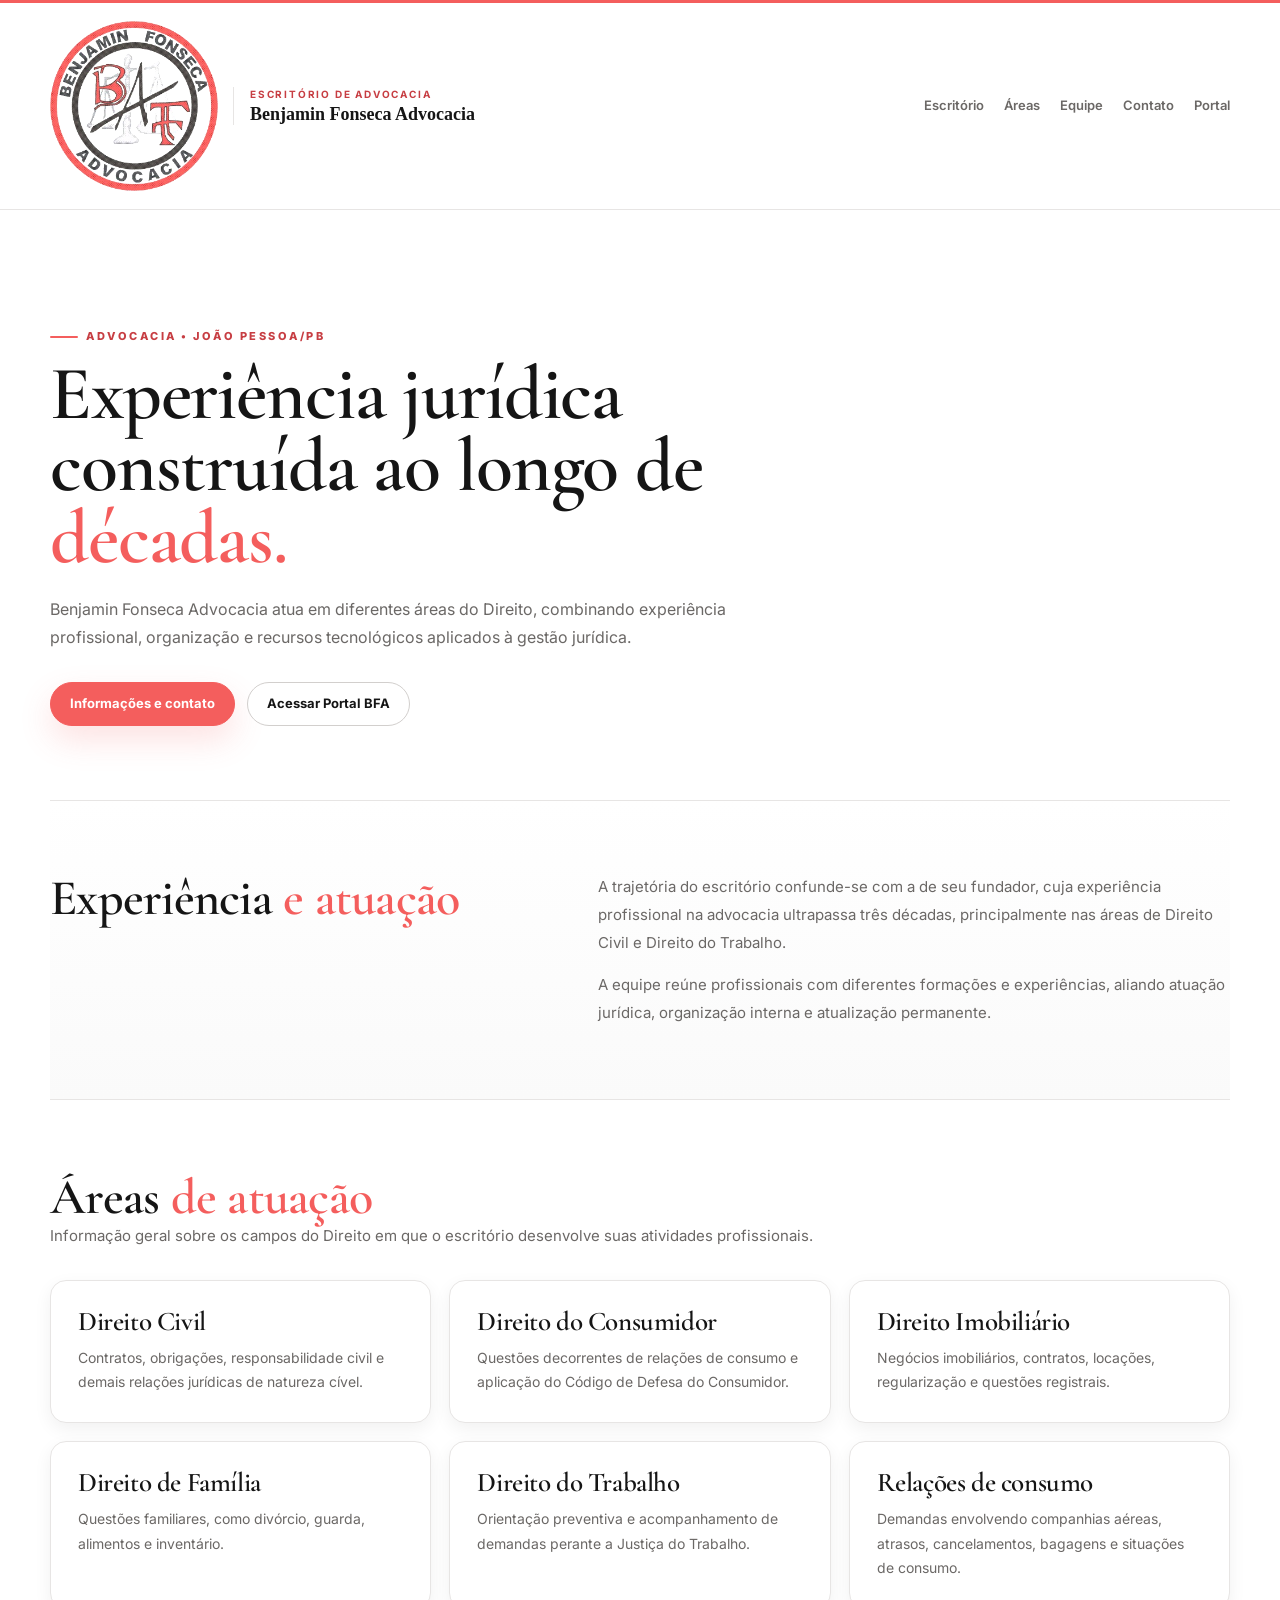
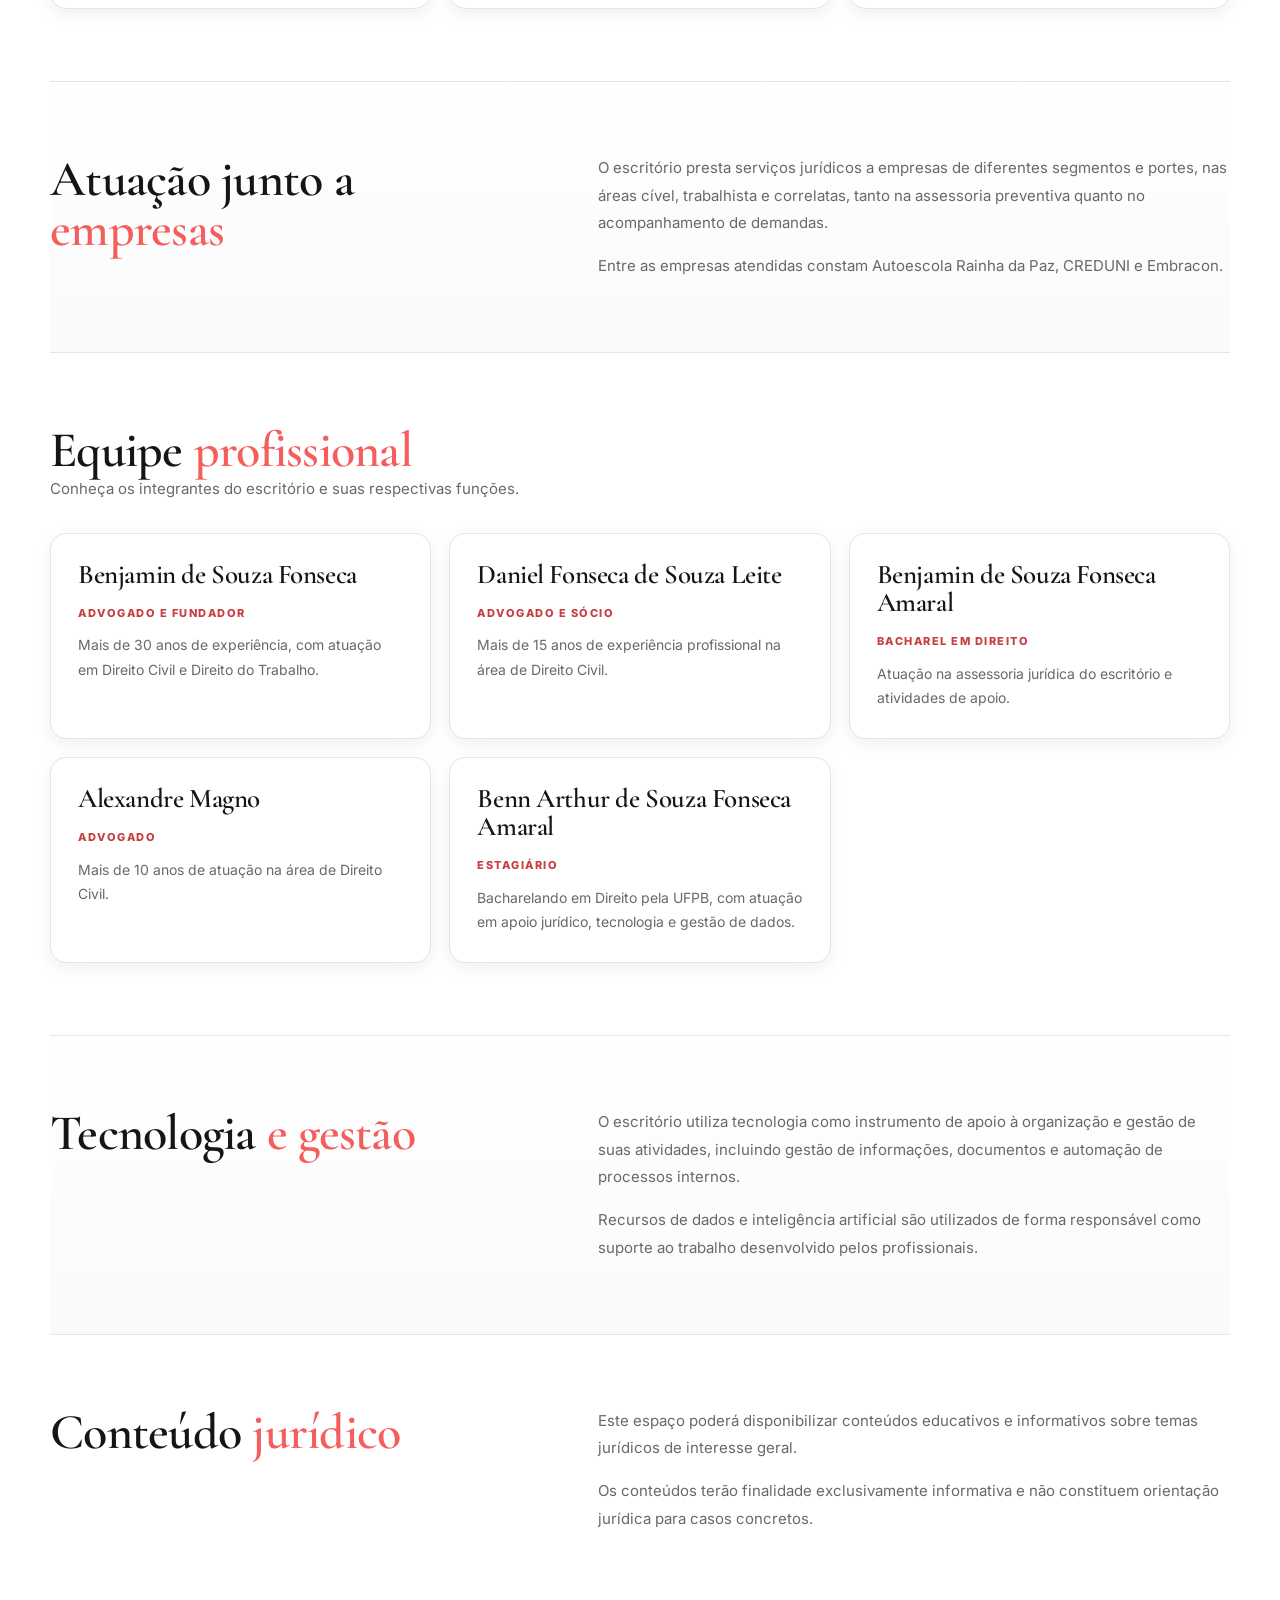
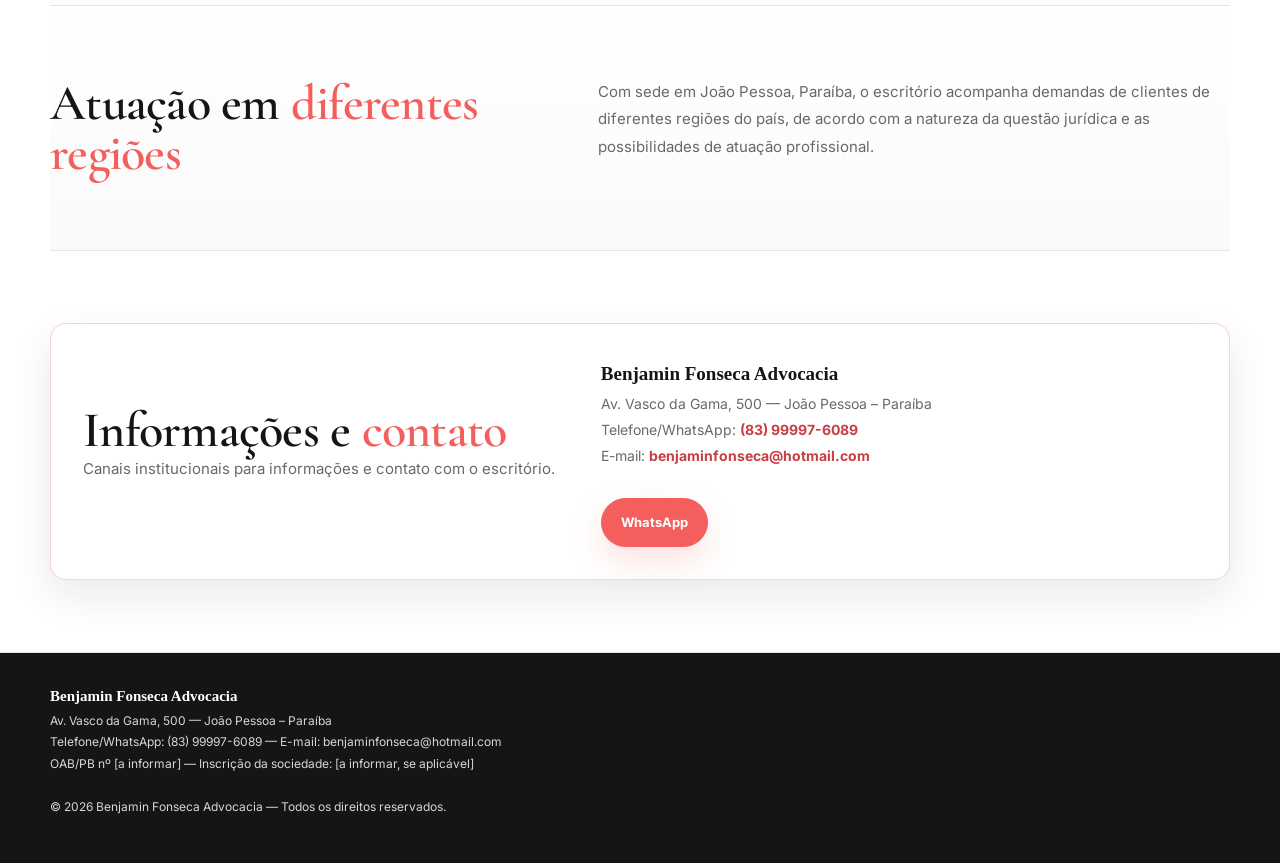
<file: index.html>
<!doctype html><html lang="pt-BR"><head><meta charset="utf-8"><meta name="viewport" content="width=device-width,initial-scale=1"><title>Benjamin Fonseca Advocacia</title><meta name="description" content="Benjamin Fonseca Advocacia — escritório de advocacia em João Pessoa/PB."><link rel="icon" href="assets/favicon.png"><link rel="stylesheet" href="styles.css"></head><body>
<header class="site-header"><div class="container nav"><div class="brand"><img src="assets/bfa-logo.png" alt="Benjamin Fonseca Advocacia"><div class="brand-copy"><small>Escritório de advocacia</small><strong>Benjamin Fonseca Advocacia</strong></div></div><nav class="navlinks"><a href="#escritorio">Escritório</a><a href="#areas">Áreas</a><a href="#equipe">Equipe</a><a href="#contato">Contato</a><a href="portal.html">Portal</a></nav></div></header>
<main class="container">
<section class="hero"><div class="eyebrow">Advocacia • João Pessoa/PB</div><h1>Experiência jurídica construída ao longo de <span class="text-gold">décadas.</span></h1><p>Benjamin Fonseca Advocacia atua em diferentes áreas do Direito, combinando experiência profissional, organização e recursos tecnológicos aplicados à gestão jurídica.</p><div class="actions"><a class="btn primary" href="#contato">Informações e contato</a><a class="btn" href="portal.html">Acessar Portal BFA</a></div></section>
<section id="escritorio" class="public-section"><div class="two-col"><h2 class="section-title">Experiência <span class="text-gold">e atuação</span></h2><div class="copy"><p>A trajetória do escritório confunde-se com a de seu fundador, cuja experiência profissional na advocacia ultrapassa três décadas, principalmente nas áreas de Direito Civil e Direito do Trabalho.</p><p>A equipe reúne profissionais com diferentes formações e experiências, aliando atuação jurídica, organização interna e atualização permanente.</p></div></div></section>
<section id="areas" class="public-section"><h2 class="section-title">Áreas <span class="text-gold">de atuação</span></h2><p class="copy">Informação geral sobre os campos do Direito em que o escritório desenvolve suas atividades profissionais.</p><div class="cards">
<article class="card"><h3>Direito Civil</h3><p>Contratos, obrigações, responsabilidade civil e demais relações jurídicas de natureza cível.</p></article><article class="card"><h3>Direito do Consumidor</h3><p>Questões decorrentes de relações de consumo e aplicação do Código de Defesa do Consumidor.</p></article><article class="card"><h3>Direito Imobiliário</h3><p>Negócios imobiliários, contratos, locações, regularização e questões registrais.</p></article><article class="card"><h3>Direito de Família</h3><p>Questões familiares, como divórcio, guarda, alimentos e inventário.</p></article><article class="card"><h3>Direito do Trabalho</h3><p>Orientação preventiva e acompanhamento de demandas perante a Justiça do Trabalho.</p></article><article class="card"><h3>Relações de consumo</h3><p>Demandas envolvendo companhias aéreas, atrasos, cancelamentos, bagagens e situações de consumo.</p></article></div></section>
<section class="public-section"><div class="two-col"><h2 class="section-title">Atuação junto a <span class="text-gold">empresas</span></h2><div class="copy"><p>O escritório presta serviços jurídicos a empresas de diferentes segmentos e portes, nas áreas cível, trabalhista e correlatas, tanto na assessoria preventiva quanto no acompanhamento de demandas.</p><p>Entre as empresas atendidas constam Autoescola Rainha da Paz, CREDUNI e Embracon.</p></div></div></section>
<section id="equipe" class="public-section"><h2 class="section-title">Equipe <span class="text-gold">profissional</span></h2><p class="copy">Conheça os integrantes do escritório e suas respectivas funções.</p><div class="team"><article class="card"><h3>Benjamin de Souza Fonseca</h3><span class="role">Advogado e fundador</span><p>Mais de 30 anos de experiência, com atuação em Direito Civil e Direito do Trabalho.</p></article><article class="card"><h3>Daniel Fonseca de Souza Leite</h3><span class="role">Advogado e sócio</span><p>Mais de 15 anos de experiência profissional na área de Direito Civil.</p></article><article class="card"><h3>Benjamin de Souza Fonseca Amaral</h3><span class="role">Bacharel em Direito</span><p>Atuação na assessoria jurídica do escritório e atividades de apoio.</p></article><article class="card"><h3>Alexandre Magno</h3><span class="role">Advogado</span><p>Mais de 10 anos de atuação na área de Direito Civil.</p></article><article class="card"><h3>Benn Arthur de Souza Fonseca Amaral</h3><span class="role">Estagiário</span><p>Bacharelando em Direito pela UFPB, com atuação em apoio jurídico, tecnologia e gestão de dados.</p></article></div></section>
<section class="public-section"><div class="two-col"><h2 class="section-title">Tecnologia <span class="text-gold">e gestão</span></h2><div class="copy"><p>O escritório utiliza tecnologia como instrumento de apoio à organização e gestão de suas atividades, incluindo gestão de informações, documentos e automação de processos internos.</p><p>Recursos de dados e inteligência artificial são utilizados de forma responsável como suporte ao trabalho desenvolvido pelos profissionais.</p></div></div></section>
<section class="public-section"><div class="two-col"><h2 class="section-title">Conteúdo <span class="text-gold">jurídico</span></h2><div class="copy"><p>Este espaço poderá disponibilizar conteúdos educativos e informativos sobre temas jurídicos de interesse geral.</p><p>Os conteúdos terão finalidade exclusivamente informativa e não constituem orientação jurídica para casos concretos.</p></div></div></section>
<section class="public-section"><div class="two-col"><h2 class="section-title">Atuação em <span class="text-gold">diferentes regiões</span></h2><div class="copy"><p>Com sede em João Pessoa, Paraíba, o escritório acompanha demandas de clientes de diferentes regiões do país, de acordo com a natureza da questão jurídica e as possibilidades de atuação profissional.</p></div></div></section>
<section id="contato" class="public-section"><div class="panel contact"><div><h2 class="section-title">Informações e <span class="text-gold">contato</span></h2><p class="copy">Canais institucionais para informações e contato com o escritório.</p></div><address><strong>Benjamin Fonseca Advocacia</strong><br>Av. Vasco da Gama, 500 — João Pessoa – Paraíba<br>Telefone/WhatsApp: <a href="https://wa.me/5583999976089" target="_blank">(83) 99997-6089</a><br>E-mail: <a href="mailto:benjaminfonseca@hotmail.com">benjaminfonseca@hotmail.com</a><div class="actions"><a class="btn primary" href="https://wa.me/5583999976089" target="_blank">WhatsApp</a></div></address></div></section>
</main><footer><div class="container"><strong>Benjamin Fonseca Advocacia</strong><br>Av. Vasco da Gama, 500 — João Pessoa – Paraíba<br>Telefone/WhatsApp: (83) 99997-6089 — E-mail: benjaminfonseca@hotmail.com<br>OAB/PB nº [a informar] — Inscrição da sociedade: [a informar, se aplicável]<br><br>© 2026 Benjamin Fonseca Advocacia — Todos os direitos reservados.</div></footer>
</body></html>
</file>
<file: styles.css>
@import url('https://fonts.googleapis.com/css2?family=Cormorant+Garamond:wght@500;600;700&family=Inter:wght@400;500;600;700&display=swap');

/* =========================================================
   BENJAMIN FONSECA ADVOCACIA — IDENTIDADE VISUAL
   Paleta baseada na marca enviada:
   branco predominante + preto/grafite + vermelho coral.
   ========================================================= */

:root {
    --bg: #ffffff;
    --bg-soft: #fafafa;
    --bg-soft-2: #f4f4f4;

    --ink: #151515;
    --ink-2: #2f2d2c;
    --muted: #6b6866;

    --red: #f45e5d;
    --red-dark: #c73e43;
    --red-soft: #fff1f1;
    --red-line: rgba(244, 94, 93, .28);

    --white: #ffffff;
    --border: #e7e5e4;
    --border-strong: #d2cfcd;

    --shadow-sm: 0 6px 18px rgba(21, 21, 21, .06);
    --shadow: 0 16px 40px rgba(21, 21, 21, .09);
    --shadow-red: 0 14px 32px rgba(244, 94, 93, .18);

    --radius-sm: 10px;
    --radius: 16px;
    --radius-lg: 22px;

    --container: 1180px;
}

/* ============================= */
/* RESET / BASE                   */
/* ============================= */

* {
    box-sizing: border-box;
}

html {
    scroll-behavior: smooth;
}

body {
    margin: 0;
    min-height: 100vh;
    color: var(--ink);
    background: var(--bg);
    font-family: Inter, Arial, sans-serif;
    line-height: 1.5;
    -webkit-font-smoothing: antialiased;
    text-rendering: optimizeLegibility;
}

body::selection {
    background: var(--red);
    color: var(--white);
}

img {
    display: block;
    max-width: 100%;
}

a {
    color: inherit;
    text-decoration: none;
}

button,
input {
    font: inherit;
}

button {
    color: inherit;
}

h1,
h2,
h3 {
    margin-top: 0;
    font-family: "Cormorant Garamond", Georgia, serif;
    font-weight: 600;
    letter-spacing: -.015em;
}

p {
    margin-top: 0;
}

.container {
    width: min(var(--container), calc(100% - 40px));
    margin-inline: auto;
}

.gold,
.text-gold {
    color: var(--red);
}

.panel {
    background: var(--white);
    border: 1px solid var(--border);
    border-radius: var(--radius);
    box-shadow: var(--shadow);
}

:focus-visible {
    outline: 3px solid rgba(244, 94, 93, .28);
    outline-offset: 3px;
}

/* ============================= */
/* CABEÇALHO / MARCA             */
/* ============================= */

.site-header,
.portal-header {
    position: sticky;
    top: 0;
    z-index: 1000;
    border-top: 3px solid var(--red);
    border-bottom: 1px solid var(--border);
    background: rgba(255, 255, 255, .94);
    backdrop-filter: blur(14px);
}

.site-header {
    padding: 18px 0;
}

.nav,
.portal-top {
    display: flex;
    align-items: center;
    justify-content: space-between;
    gap: 24px;
}

.brand,
.portal-brand {
    display: flex;
    align-items: center;
    gap: 15px;
    min-width: 0;
}

.brand img,
.portal-brand img {
    width: 168px;
    height: auto;
    object-fit: contain;
}

.brand-copy {
    padding-left: 16px;
    border-left: 1px solid var(--border);
}

.brand-copy small {
    display: block;
    margin-bottom: 3px;
    color: var(--red-dark);
    font-size: 10px;
    font-weight: 700;
    letter-spacing: 1.8px;
    text-transform: uppercase;
}

.brand-copy strong {
    display: block;
    color: var(--ink);
    font: 600 18px/1.1 Georgia, serif;
}

.navlinks {
    display: flex;
    flex-wrap: wrap;
    justify-content: flex-end;
    gap: 20px;
    color: var(--muted);
    font-size: 13px;
    font-weight: 600;
}

.navlinks a,
.portal-nav a {
    position: relative;
    transition: color .18s ease;
}

.navlinks a::after,
.portal-nav a::after {
    content: "";
    position: absolute;
    right: 0;
    bottom: -6px;
    left: 0;
    height: 2px;
    border-radius: 999px;
    background: var(--red);
    transform: scaleX(0);
    transform-origin: center;
    transition: transform .18s ease;
}

.navlinks a:hover,
.portal-nav a:hover {
    color: var(--red-dark);
}

.navlinks a:hover::after,
.portal-nav a:hover::after {
    transform: scaleX(1);
}

/* ============================= */
/* BOTÕES                        */
/* ============================= */

.btn {
    display: inline-flex;
    align-items: center;
    justify-content: center;
    min-height: 44px;
    padding: 11px 19px;
    border: 1px solid var(--border-strong);
    border-radius: 999px;
    background: var(--white);
    color: var(--ink);
    font-size: 13px;
    font-weight: 700;
    transition: transform .18s ease, border-color .18s ease, background .18s ease, color .18s ease, box-shadow .18s ease;
}

.btn:hover {
    transform: translateY(-2px);
    border-color: var(--ink);
    box-shadow: var(--shadow-sm);
}

.btn.primary {
    color: var(--white);
    background: var(--red);
    border-color: var(--red);
    box-shadow: var(--shadow-red);
}

.btn.primary:hover {
    color: var(--white);
    background: var(--red-dark);
    border-color: var(--red-dark);
}

/* ============================= */
/* PÁGINA INSTITUCIONAL          */
/* ============================= */

.hero {
    padding: clamp(64px, 10vw, 110px) 0 74px;
}

.eyebrow {
    display: inline-flex;
    align-items: center;
    gap: 8px;
    color: var(--red-dark);
    font-size: 11px;
    font-weight: 800;
    letter-spacing: 2.5px;
    text-transform: uppercase;
}

.eyebrow::before {
    content: "";
    width: 28px;
    height: 2px;
    border-radius: 99px;
    background: var(--red);
}

.hero h1 {
    max-width: 880px;
    margin: 13px 0 20px;
    color: var(--ink);
    font-size: clamp(45px, 6.2vw, 76px);
    line-height: .95;
}

.hero p {
    max-width: 760px;
    color: var(--muted);
    font-size: 16px;
    line-height: 1.8;
}

.actions {
    display: flex;
    flex-wrap: wrap;
    gap: 12px;
    margin-top: 30px;
}

section.public-section {
    padding: 72px 0;
    border-top: 1px solid var(--border);
}

section.public-section:nth-of-type(even) {
    background: linear-gradient(180deg, #fff 0%, var(--bg-soft) 100%);
}

.two-col {
    display: grid;
    grid-template-columns: .85fr 1.15fr;
    gap: clamp(32px, 7vw, 80px);
    align-items: start;
}

.section-title {
    margin: 0;
    color: var(--ink);
    font-size: clamp(34px, 4vw, 50px);
    line-height: 1;
}

.copy {
    color: var(--muted);
    font-size: 15px;
    line-height: 1.85;
}

.copy p:last-child {
    margin-bottom: 0;
}

.cards,
.team {
    display: grid;
    grid-template-columns: repeat(3, minmax(0, 1fr));
    gap: 18px;
    margin-top: 30px;
}

.card {
    padding: 27px;
    border: 1px solid var(--border);
    border-radius: var(--radius);
    background: var(--white);
    box-shadow: var(--shadow-sm);
    transition: transform .18s ease, border-color .18s ease, box-shadow .18s ease;
}

.card:hover {
    transform: translateY(-3px);
    border-color: var(--red-line);
    box-shadow: var(--shadow);
}

.card h3 {
    margin-bottom: 10px;
    color: var(--ink);
    font-size: 27px;
    line-height: 1.05;
}

.card p {
    margin-bottom: 0;
    color: var(--muted);
    font-size: 14px;
    line-height: 1.75;
}

.role {
    display: inline-block;
    margin-bottom: 12px;
    color: var(--red-dark);
    font-size: 11px;
    font-weight: 800;
    letter-spacing: 1.5px;
    text-transform: uppercase;
}

.contact {
    display: grid;
    grid-template-columns: .9fr 1.1fr;
    gap: 30px;
    padding: 32px;
    align-items: center;
    border-color: var(--red-line);
    box-shadow: var(--shadow);
}

.contact address {
    color: var(--muted);
    font-size: 14px;
    line-height: 1.85;
    font-style: normal;
}

.contact address strong {
    color: var(--ink);
    font-family: Georgia, serif;
    font-size: 19px;
}

.contact address a {
    color: var(--red-dark);
    font-weight: 700;
}

footer {
    padding: 30px 0 46px;
    border-top: 1px solid var(--border);
    background: var(--ink);
    color: #d9d6d4;
    font-size: 12px;
    line-height: 1.8;
}

footer strong {
    color: var(--white);
    font-family: Georgia, serif;
    font-size: 15px;
}

/* ============================= */
/* LOGIN                         */
/* ============================= */

.login {
    display: flex;
    min-height: 100vh;
    align-items: center;
    justify-content: center;
    padding: 32px 20px;
    background:
        radial-gradient(circle at 50% 0%, rgba(244, 94, 93, .14), transparent 34%),
        linear-gradient(180deg, #fff 0%, #f7f7f7 100%);
}

.login-box {
    width: min(430px, 100%);
    padding: 36px;
    text-align: center;
    border-top: 5px solid var(--red);
}

.login-box > img {
    width: 155px;
    margin: 0 auto 18px;
}

.login-box h1 {
    margin-bottom: 6px;
    color: var(--ink);
    font-size: 42px;
}

.login-box > p {
    margin-bottom: 25px;
    color: var(--muted);
    font-size: 13px;
}

.login-box form {
    text-align: left;
}

.field {
    margin-bottom: 15px;
}

.field label {
    display: block;
    margin-bottom: 7px;
    color: var(--ink-2);
    font-size: 12px;
    font-weight: 700;
}

.field input {
    width: 100%;
    height: 46px;
    padding: 0 14px;
    border: 1px solid var(--border-strong);
    border-radius: 10px;
    background: var(--white);
    color: var(--ink);
    transition: border-color .18s ease, box-shadow .18s ease;
}

.field input:focus {
    border-color: var(--red);
    box-shadow: 0 0 0 4px rgba(244, 94, 93, .12);
    outline: none;
}

.login-box form .btn {
    width: 100%;
    margin-top: 4px;
}

.login-error {
    display: none;
    margin: 5px 0 13px;
    padding: 10px 12px;
    border: 1px solid #f1b7b8;
    border-radius: 9px;
    background: var(--red-soft);
    color: var(--red-dark);
    font-size: 12px;
    font-weight: 600;
    text-align: center;
}

.back {
    display: inline-block;
    margin-top: 22px;
    color: var(--muted);
    font-size: 12px;
    font-weight: 600;
}

.back:hover {
    color: var(--red-dark);
}

/* ============================= */
/* PORTAL                        */
/* ============================= */

.portal-shell {
    display: none;
    min-height: 100vh;
    background:
        linear-gradient(180deg, #fff 0%, #fbfbfb 45%, #f5f5f5 100%);
}

.portal-shell.active {
    display: block;
}

.portal-header {
    position: sticky;
    top: 0;
    padding: 12px 0;
}

.portal-brand img {
    width: 140px;
}

.portal-top > div:last-child {
    display: flex;
    align-items: flex-end;
    gap: 18px;
}

.clock {
    color: var(--muted);
    font-size: 11px;
    line-height: 1.35;
    text-align: right;
    text-transform: capitalize;
}

.clock .gold {
    color: var(--red-dark);
    font-size: 13px;
    font-weight: 800;
}

.portal-nav {
    display: flex;
    align-items: center;
    gap: 14px;
    color: var(--muted);
    font-size: 12px;
    font-weight: 700;
}

.logout {
    padding: 7px 12px;
    border: 1px solid var(--border-strong);
    border-radius: 999px;
    background: var(--white);
    color: var(--ink);
    font-size: 12px;
    font-weight: 700;
    cursor: pointer;
    transition: .18s ease;
}

.logout:hover {
    border-color: var(--red);
    color: var(--red-dark);
    background: var(--red-soft);
}

.portal-main {
    padding: 50px 0 80px;
}

.portal-hero {
    position: relative;
    overflow: hidden;
    padding: clamp(38px, 6vw, 70px);
    border: 1px solid var(--border);
    border-radius: var(--radius-lg);
    background:
        radial-gradient(circle at 100% 0%, rgba(244, 94, 93, .12), transparent 36%),
        linear-gradient(135deg, #fff 0%, #fafafa 100%);
    box-shadow: var(--shadow-sm);
}

.portal-hero::after {
    content: "";
    position: absolute;
    right: 32px;
    bottom: 24px;
    width: 100px;
    height: 100px;
    border-right: 2px solid rgba(244, 94, 93, .18);
    border-bottom: 2px solid rgba(244, 94, 93, .18);
    border-radius: 0 0 18px 0;
}

.portal-hero h1 {
    position: relative;
    z-index: 1;
    max-width: 780px;
    margin: 13px 0 12px;
    color: var(--ink);
    font-size: clamp(38px, 5vw, 62px);
    line-height: .97;
}

.portal-hero p {
    position: relative;
    z-index: 1;
    max-width: 680px;
    margin: 0;
    color: var(--muted);
    font-size: 15px;
}

.section {
    padding-top: 56px;
}

.section-head {
    display: flex;
    align-items: end;
    justify-content: space-between;
    gap: 20px;
    margin-bottom: 22px;
}

.section-head h2 {
    margin: 0;
    color: var(--ink);
    font-size: clamp(32px, 4vw, 44px);
    line-height: 1;
}

.section-sub {
    color: var(--muted);
    font-size: 12px;
    line-height: 1.5;
}

.management-grid {
    display: grid;
    grid-template-columns: repeat(3, minmax(0, 1fr));
    gap: 16px;
}

.management-card {
    display: flex;
    align-items: center;
    gap: 15px;
    min-height: 92px;
    padding: 16px;
    border: 1px solid var(--border);
    border-radius: var(--radius);
    background: var(--white);
    box-shadow: var(--shadow-sm);
    transition: transform .18s ease, border-color .18s ease, box-shadow .18s ease;
}

.management-card:hover {
    transform: translateY(-3px);
    border-color: var(--red-line);
    box-shadow: var(--shadow);
}

.system-logo {
    width: 42px;
    height: 42px;
    padding: 7px;
    flex: 0 0 42px;
    border: 1px solid var(--border);
    border-radius: 11px;
    background: var(--bg-soft);
    object-fit: contain;
}

.management-card h3 {
    margin: 0 0 4px;
    color: var(--ink);
    font: 700 15px/1.2 Inter, Arial, sans-serif;
    letter-spacing: 0;
}

.management-card p {
    margin: 0;
    color: var(--muted);
    font-size: 12px;
    line-height: 1.45;
}

.productivity-grid {
    display: grid;
    grid-template-columns: repeat(3, minmax(0, 1fr));
    gap: 14px;
}

.productivity-card {
    display: grid;
    grid-template-columns: 42px minmax(0, 1fr) auto;
    align-items: center;
    gap: 13px;
    min-height: 82px;
    padding: 14px 15px;
    border: 1px solid var(--border);
    border-radius: var(--radius);
    background: var(--white);
    box-shadow: var(--shadow-sm);
    transition: transform .18s ease, border-color .18s ease, box-shadow .18s ease;
}

.productivity-card:hover {
    transform: translateY(-3px);
    border-color: var(--red-line);
    box-shadow: var(--shadow);
}

.productivity-logo {
    width: 42px;
    height: 42px;
    padding: 6px;
    border: 1px solid var(--border);
    border-radius: 10px;
    background: var(--bg-soft);
    object-fit: contain;
}

.productivity-info {
    min-width: 0;
}

.productivity-title {
    overflow: hidden;
    color: var(--ink);
    font-size: 13px;
    font-weight: 800;
    text-overflow: ellipsis;
    white-space: nowrap;
}

.productivity-desc {
    margin-top: 3px;
    overflow: hidden;
    color: var(--muted);
    font-size: 11px;
    line-height: 1.35;
    text-overflow: ellipsis;
    white-space: nowrap;
}

.arrow {
    color: var(--red-dark);
    font-size: 16px;
    font-weight: 800;
    transition: transform .18s ease;
}

.management-card:hover .arrow,
.productivity-card:hover .arrow,
.tribunal:hover .arrow {
    transform: translate(2px, -2px);
}

\.search-section {
    margin-top: 62px;
    padding: 28px;
    border: 1px solid var(--border);
    border-radius: var(--radius-lg);
    background: var(--white);
    box-shadow: var(--shadow-sm);
}

.search-section h2 {
    margin: 0 0 14px;
    color: var(--ink);
    font-size: 31px;
}

.search-wrap {
    position: relative;
}

\.search-icon {
    position: absolute;
    top: 50%;
    left: 15px;
    color: var(--red-dark);
    font-size: 17px;
    pointer-events: none;
    transform: translateY(-50%);
}

.search {
    width: 100%;
    height: 51px;
    padding: 0 16px 0 44px;
    border: 1px solid var(--border-strong);
    border-radius: 12px;
    background: var(--bg-soft);
    color: var(--ink);
    font-size: 13px;
    outline: none;
    transition: border-color .18s ease, box-shadow .18s ease, background .18s ease;
}

.search::placeholder {
    color: #888482;
}

.search:hover {
    border-color: var(--red-line);
    background: var(--white);
}

.search:focus {
    border-color: var(--red);
    box-shadow: 0 0 0 4px rgba(244, 94, 93, .16);
}

.tribunal-toolbar {
    display: flex;
    flex-wrap: wrap;
    gap: 8px;
    margin-bottom: 18px;
}

.filter {
    padding: 9px 12px;
    border: 1px solid var(--border);
    border-radius: 999px;
    background: var(--white);
    color: var(--muted);
    font-size: 11px;
    font-weight: 700;
    cursor: pointer;
    transition: .18s ease;
}

.filter:hover {
    border-color: var(--red-line);
    color: var(--red-dark);
}

.filter.active {
    border-color: var(--red);
    background: var(--red);
    color: var(--white);
    box-shadow: 0 5px 14px rgba(244, 94, 93, .18);
}

.tribunal-grid {
    display: grid;
    grid-template-columns: repeat(3, minmax(0, 1fr));
    gap: 12px;
}

.tribunal {
    position: relative;
    display: grid;
    grid-template-columns: 62px minmax(0, 1fr) 22px;
    align-items: center;
    gap: 10px;
    min-height: 76px;
    padding: 14px;
    border: 1px solid var(--border);
    border-radius: 13px;
    background: var(--white);
    box-shadow: var(--shadow-sm);
    transition: transform .18s ease, border-color .18s ease, box-shadow .18s ease;
}

.tribunal:hover {
    transform: translateY(-2px);
    border-color: var(--red-line);
    box-shadow: var(--shadow);
}

.tribunal .sigla {
    color: var(--ink);
    font-size: 13px;
    font-weight: 900;
    letter-spacing: .03em;
}

.tribunal .nome {
    min-width: 0;
    color: var(--muted);
    font-size: 11px;
    line-height: 1.35;
}

.tribunal.tjpb-featured {
    order: -999;
    border-color: rgba(244, 94, 93, .75);
    box-shadow:
        0 0 0 1px rgba(244, 94, 93, .10),
        0 12px 32px rgba(244, 94, 93, .12);
}

.tribunal.tjpb-featured::before {
    content: "PRINCIPAL";
    position: absolute;
    top: 8px;
    right: 12px;
    color: var(--red-dark);
    font-size: 8px;
    font-weight: 900;
    letter-spacing: .13em;
}

.tribunal.tjpb-featured .sigla {
    color: var(--red-dark);
}

.empty {
    display: none;
    margin-top: 15px;
    padding: 30px;
    border: 1px dashed var(--border-strong);
    border-radius: var(--radius);
    color: var(--muted);
    background: var(--bg-soft);
    text-align: center;
    font-size: 13px;
}

/* ============================= */
/* MODAL — AGENDAMENTOS          */
/* ============================= */

.agenda-modal {
    display: none;
    position: fixed;
    inset: 0;
    z-index: 9999;
    align-items: center;
    justify-content: center;
    padding: 24px;
    background: rgba(21, 21, 21, .62);
    backdrop-filter: blur(6px);
}

.agenda-modal.active {
    display: flex;
}

.agenda-modal-box {
    display: flex;
    flex-direction: column;
    width: min(1100px, 96vw);
    height: min(760px, 92vh);
    overflow: hidden;
    border: 1px solid rgba(244, 94, 93, .35);
    border-radius: 18px;
    background: var(--white);
    box-shadow: 0 25px 80px rgba(0, 0, 0, .28);
}

.agenda-modal-header {
    min-height: 68px;
    display: flex;
    align-items: center;
    justify-content: space-between;
    gap: 16px;
    padding: 14px 20px;
    border-bottom: 1px solid var(--border);
}

.agenda-modal-title {
    display: flex;
    align-items: center;
    gap: 12px;
}

.agenda-modal-title .agenda-icon {
    width: 42px;
    height: 42px;
    display: grid;
    place-items: center;
    border: 1px solid var(--border);
    border-radius: 10px;
    background: var(--red-soft);
    color: var(--red-dark);
    font-size: 22px;
}

.agenda-modal-title h3 {
    margin: 0;
    color: var(--ink);
    font-size: 19px;
}

.agenda-modal-title p {
    margin: 3px 0 0;
    color: var(--muted);
    font-size: 12px;
}

.agenda-close {
    padding: 4px 8px;
    border: 0;
    background: transparent;
    color: var(--ink);
    font-size: 30px;
    line-height: 1;
    cursor: pointer;
    opacity: .7;
}

.agenda-close:hover {
    color: var(--red-dark);
    opacity: 1;
}

.agenda-modal-content {
    flex: 1;
    min-height: 0;
    background: #fff;
}

.agenda-modal-content iframe {
    width: 100%;
    height: 100%;
    border: 0;
}

.agenda-modal-footer {
    display: flex;
    justify-content: flex-end;
    padding: 10px 16px;
    border-top: 1px solid var(--border);
    background: #fbfbfb;
}

.agenda-open {
    display: inline-flex;
    align-items: center;
    gap: 7px;
    padding: 9px 14px;
    border: 1px solid var(--red);
    border-radius: 8px;
    background: var(--red);
    color: #fff;
    font-size: 13px;
    font-weight: 700;
}

.agenda-open:hover {
    background: var(--red-dark);
}

/* ============================= */
/* RESPONSIVO                    */
/* ============================= */

@media (max-width: 1050px) {
    .cards,
    .team,
    .management-grid,
    .productivity-grid,
    .tribunal-grid {
        grid-template-columns: repeat(2, minmax(0, 1fr));
    }
}

@media (max-width: 820px) {
    .site-header {
        padding: 14px 0;
    }

    .nav,
    .portal-top {
        align-items: flex-start;
        flex-direction: column;
    }

    .navlinks {
        width: 100%;
        justify-content: flex-start;
        overflow-x: auto;
        padding-bottom: 2px;
    }

    .brand-copy {
        display: none;
    }

    .portal-top > div:last-child {
        width: 100%;
        align-items: center;
        justify-content: space-between;
    }

    .clock {
        text-align: left;
    }

    .two-col,
    .contact {
        grid-template-columns: 1fr;
    }

    .hero {
        padding-top: 65px;
    }

    .section-head {
        align-items: flex-start;
        flex-direction: column;
    }
}

@media (max-width: 620px) {
    .container {
        width: min(var(--container), calc(100% - 24px));
    }

    .brand img {
        width: 145px;
    }

    .portal-brand img {
        width: 120px;
    }

    .hero h1 {
        font-size: clamp(40px, 13vw, 58px);
    }

    section.public-section {
        padding: 54px 0;
    }

    .cards,
    .team,
    .management-grid,
    .productivity-grid,
    .tribunal-grid {
        grid-template-columns: 1fr;
    }

    .card,
    .login-box {
        padding: 23px;
    }

    .contact {
        padding: 24px;
    }

    .portal-main {
        padding-top: 28px;
    }

    .portal-hero {
        padding: 30px 24px;
    }

    .portal-hero h1 {
        font-size: 40px;
    }

    .search-section {
        padding: 22px;
    }

    .tribunal {
        grid-template-columns: 57px minmax(0, 1fr) 20px;
    }

    .agenda-modal {
        padding: 10px;
    }

    .agenda-modal-box {
        width: 100%;
        height: 94vh;
        border-radius: 12px;
    }
}

@media (prefers-reduced-motion: reduce) {
    html {
        scroll-behavior: auto;
    }

    *,
    *::before,
    *::after {
        transition-duration: .01ms !important;
        animation-duration: .01ms !important;
    }
}
</file>
